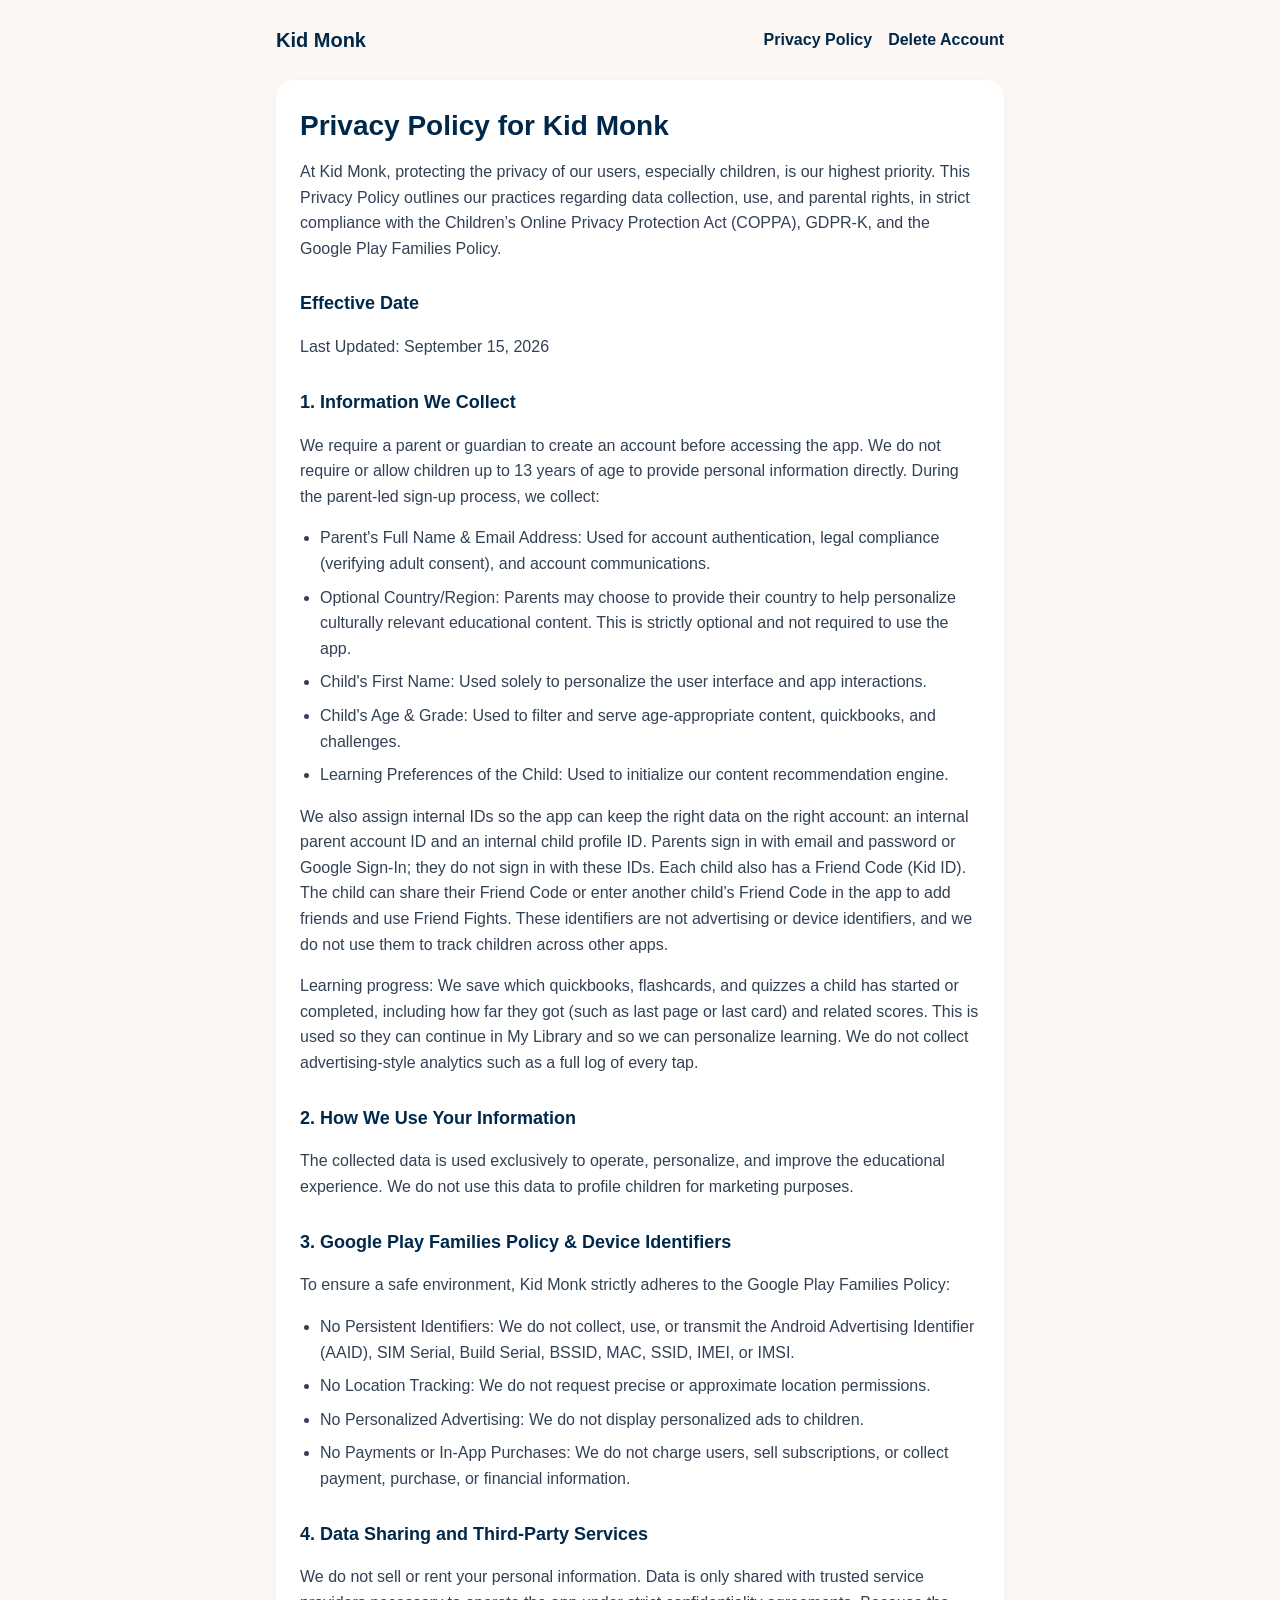
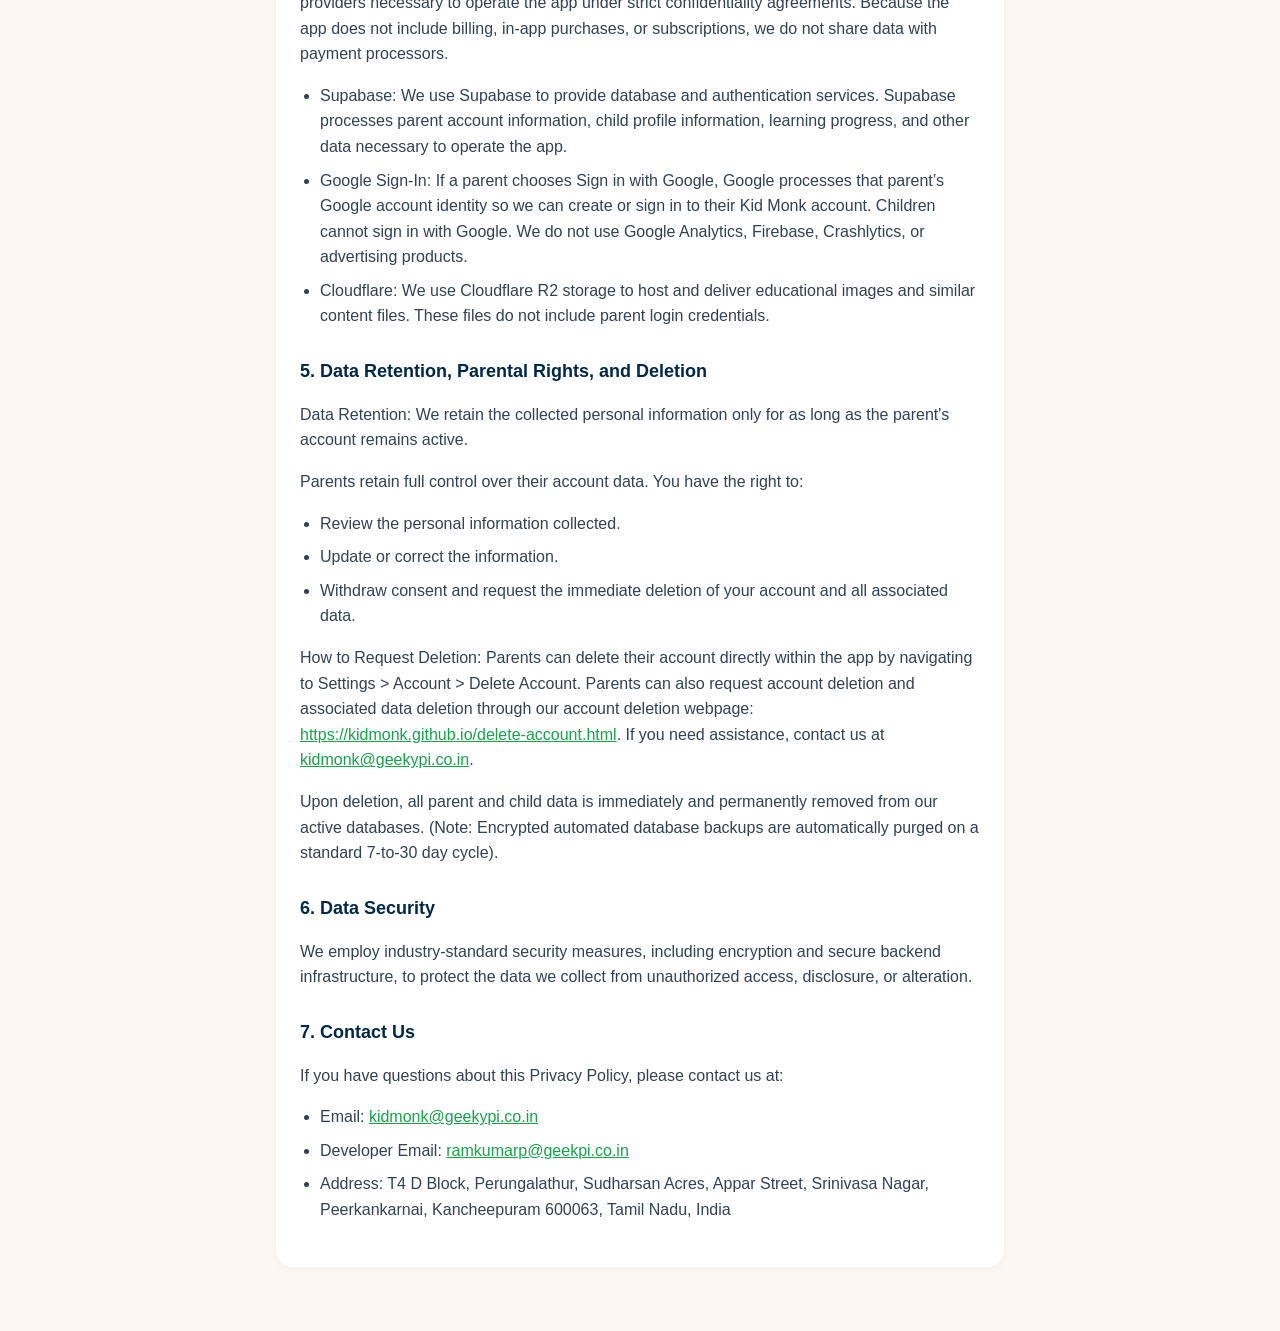
<file: index.html>
<!DOCTYPE html>
<html lang="en">
  <head>
    <meta charset="utf-8" />
    <meta name="viewport" content="width=device-width, initial-scale=1" />
    <title>Privacy Policy | Kid Monk</title>
    <meta
      name="description"
      content="Privacy Policy for Kid Monk."
    />
    <link rel="stylesheet" href="styles.css" />
  </head>
  <body>
    <main class="wrap">
      <nav class="nav" aria-label="Legal">
        <a class="brand" href="./">Kid Monk</a>
        <div class="nav-links">
          <a href="./">Privacy Policy</a>
          <a href="./delete-account.html">Delete Account</a>
        </div>
      </nav>

      <article class="card">
        <h1>Privacy Policy for Kid Monk</h1>

        <p class="intro">
          At Kid Monk, protecting the privacy of our users, especially
          children, is our highest priority. This Privacy Policy outlines our
          practices regarding data collection, use, and parental rights, in
          strict compliance with the Children’s Online Privacy Protection Act
          (COPPA), GDPR-K, and the Google Play Families Policy.
        </p>

        <h2>Effective Date</h2>
        <p>Last Updated: September 15, 2026</p>

        <h2>1. Information We Collect</h2>
        <p>
          We require a parent or guardian to create an account before accessing
          the app. We do not require or allow children up to 13 years of age to
          provide personal information directly. During the parent-led sign-up
          process, we collect:
        </p>
        <ul>
          <li>
            Parent's Full Name &amp; Email Address: Used for account
            authentication, legal compliance (verifying adult consent), and
            account communications.
          </li>
          <li>
            Optional Country/Region: Parents may choose to provide their country
            to help personalize culturally relevant educational content. This is
            strictly optional and not required to use the app.
          </li>
          <li>
            Child's First Name: Used solely to personalize the user interface
            and app interactions.
          </li>
          <li>
            Child's Age &amp; Grade: Used to filter and serve age-appropriate
            content, quickbooks, and challenges.
          </li>
          <li>
            Learning Preferences of the Child: Used to initialize our content
            recommendation engine.
          </li>
        </ul>
        <p>
          We also assign internal IDs so the app can keep the right data on the
          right account: an internal parent account ID and an internal child
          profile ID. Parents sign in with email and password or Google Sign-In;
          they do not sign in with these IDs. Each child also has a Friend Code
          (Kid ID). The child can share their Friend Code or enter another
          child’s Friend Code in the app to add friends and use Friend Fights.
          These identifiers are not advertising or device identifiers, and we
          do not use them to track children across other apps.
        </p>
        <p>
          Learning progress: We save which quickbooks, flashcards, and quizzes a
          child has started or completed, including how far they got (such as
          last page or last card) and related scores. This is used so they can
          continue in My Library and so we can personalize learning. We do not
          collect advertising-style analytics such as a full log of every tap.
        </p>

        <h2>2. How We Use Your Information</h2>
        <p>
          The collected data is used exclusively to operate, personalize, and
          improve the educational experience. We do not use this data to profile
          children for marketing purposes.
        </p>

        <h2>3. Google Play Families Policy &amp; Device Identifiers</h2>
        <p>
          To ensure a safe environment, Kid Monk strictly adheres to the
          Google Play Families Policy:
        </p>
        <ul>
          <li>
            No Persistent Identifiers: We do not collect, use, or transmit the
            Android Advertising Identifier (AAID), SIM Serial, Build Serial,
            BSSID, MAC, SSID, IMEI, or IMSI.
          </li>
          <li>
            No Location Tracking: We do not request precise or approximate
            location permissions.
          </li>
          <li>
            No Personalized Advertising: We do not display personalized ads to
            children.
          </li>
          <li>
            No Payments or In-App Purchases: We do not charge users, sell
            subscriptions, or collect payment, purchase, or financial
            information.
          </li>
        </ul>

        <h2>4. Data Sharing and Third-Party Services</h2>
        <p>
          We do not sell or rent your personal information. Data is only shared
          with trusted service providers necessary to operate the app under
          strict confidentiality agreements. Because the app does not include
          billing, in-app purchases, or subscriptions, we do not share data with
          payment processors.
        </p>
        <ul>
          <li>
            Supabase: We use Supabase to provide database and authentication
            services. Supabase processes parent account information, child
            profile information, learning progress, and other data necessary to
            operate the app.
          </li>
          <li>
            Google Sign-In: If a parent chooses Sign in with Google, Google
            processes that parent’s Google account identity so we can create or
            sign in to their Kid Monk account. Children cannot sign in with
            Google. We do not use Google Analytics, Firebase, Crashlytics, or
            advertising products.
          </li>
          <li>
            Cloudflare: We use Cloudflare R2 storage to host and deliver
            educational images and similar content files. These files do not
            include parent login credentials.
          </li>
        </ul>

        <h2>5. Data Retention, Parental Rights, and Deletion</h2>
        <p>
          Data Retention: We retain the collected personal information only for
          as long as the parent's account remains active.
        </p>
        <p>
          Parents retain full control over their account data. You have the
          right to:
        </p>
        <ul>
          <li>Review the personal information collected.</li>
          <li>Update or correct the information.</li>
          <li>
            Withdraw consent and request the immediate deletion of your account
            and all associated data.
          </li>
        </ul>
        <p>
          How to Request Deletion: Parents can delete their account directly
          within the app by navigating to Settings &gt; Account &gt; Delete
          Account. Parents can also request account deletion and associated data
          deletion through our account deletion webpage:
          <a href="https://kidmonk.github.io/delete-account.html"
            >https://kidmonk.github.io/delete-account.html</a
          >. If you need assistance, contact us at
          <a href="mailto:kidmonk@geekypi.co.in">kidmonk@geekypi.co.in</a>.
        </p>
        <p>
          Upon deletion, all parent and child data is immediately and
          permanently removed from our active databases. (Note: Encrypted
          automated database backups are automatically purged on a standard
          7-to-30 day cycle).
        </p>

        <h2>6. Data Security</h2>
        <p>
          We employ industry-standard security measures, including encryption
          and secure backend infrastructure, to protect the data we collect from
          unauthorized access, disclosure, or alteration.
        </p>

        <h2>7. Contact Us</h2>
        <p>If you have questions about this Privacy Policy, please contact us at:</p>
        <ul>
          <li>
            Email:
            <a href="mailto:kidmonk@geekypi.co.in">kidmonk@geekypi.co.in</a>
          </li>
          <li>
            Developer Email:
            <a href="mailto:ramkumarp@geekpi.co.in">ramkumarp@geekpi.co.in</a>
          </li>
          <li>
            Address: T4 D Block, Perungalathur, Sudharsan Acres, Appar Street,
            Srinivasa Nagar, Peerkankarnai, Kancheepuram 600063, Tamil Nadu, India
          </li>
        </ul>
      </article>
    </main>
  </body>
</html>
</file>
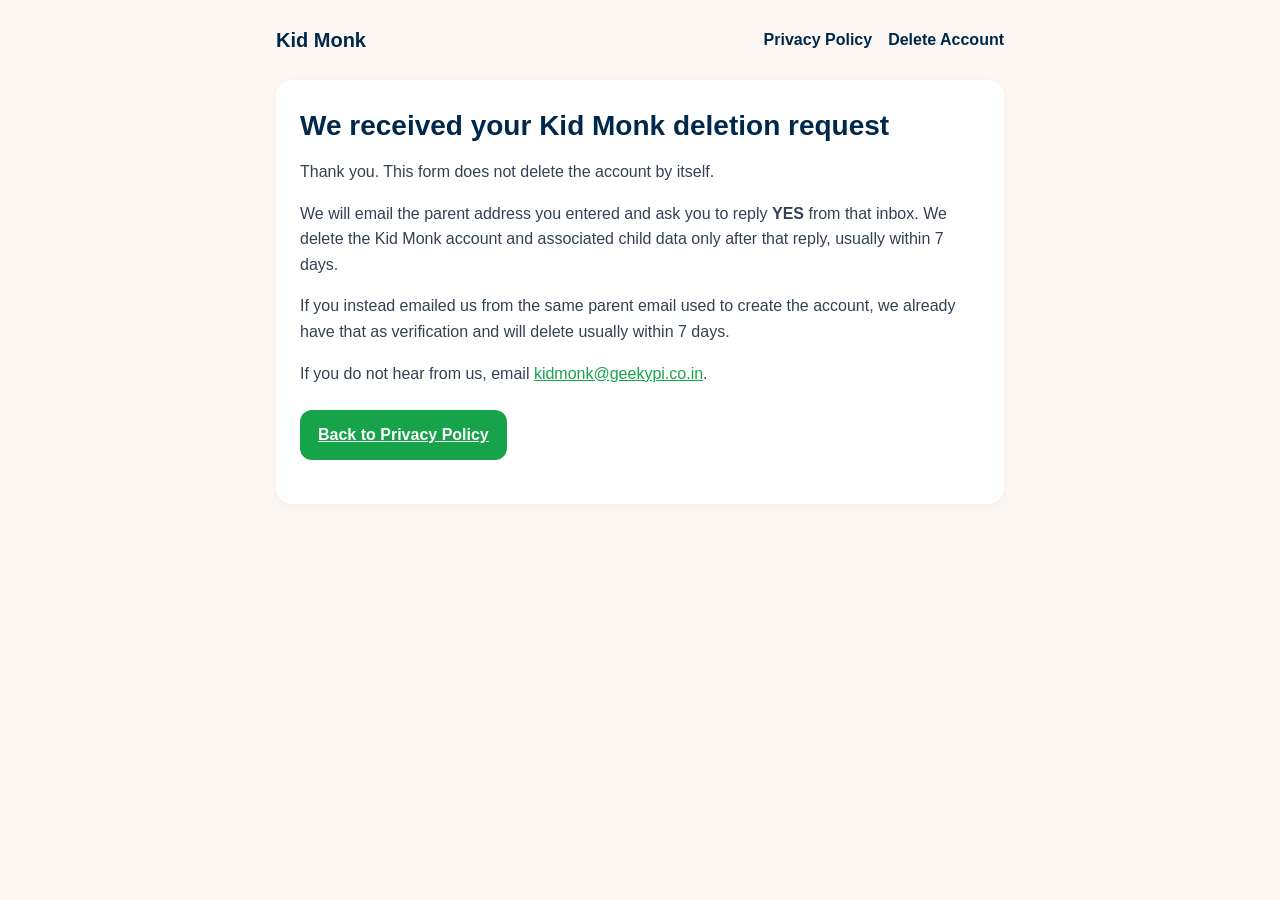
<file: delete-account-sent.html>
<!DOCTYPE html>
<html lang="en">
  <head>
    <meta charset="utf-8" />
    <meta name="viewport" content="width=device-width, initial-scale=1" />
    <title>Deletion request received | Kid Monk</title>
    <link rel="stylesheet" href="styles.css" />
  </head>
  <body>
    <main class="wrap">
      <nav class="nav" aria-label="Legal">
        <a class="brand" href="./">Kid Monk</a>
        <div class="nav-links">
          <a href="./">Privacy Policy</a>
          <a href="./delete-account.html">Delete Account</a>
        </div>
      </nav>

      <article class="card">
        <h1>We received your Kid Monk deletion request</h1>
        <p>
          Thank you. This form does not delete the account by itself.
        </p>
        <p>
          We will email the parent address you entered and ask you to reply
          <strong>YES</strong> from that inbox. We delete the Kid Monk account
          and associated child data only after that reply, usually within 7
          days.
        </p>
        <p>
          If you instead emailed us from the same parent email used to create
          the account, we already have that as verification and will delete
          usually within 7 days.
        </p>
        <p>
          If you do not hear from us, email
          <a href="mailto:kidmonk@geekypi.co.in">kidmonk@geekypi.co.in</a>.
        </p>
        <p>
          <a class="btn btn-secondary" href="./">Back to Privacy Policy</a>
        </p>
      </article>
    </main>
  </body>
</html>
</file>
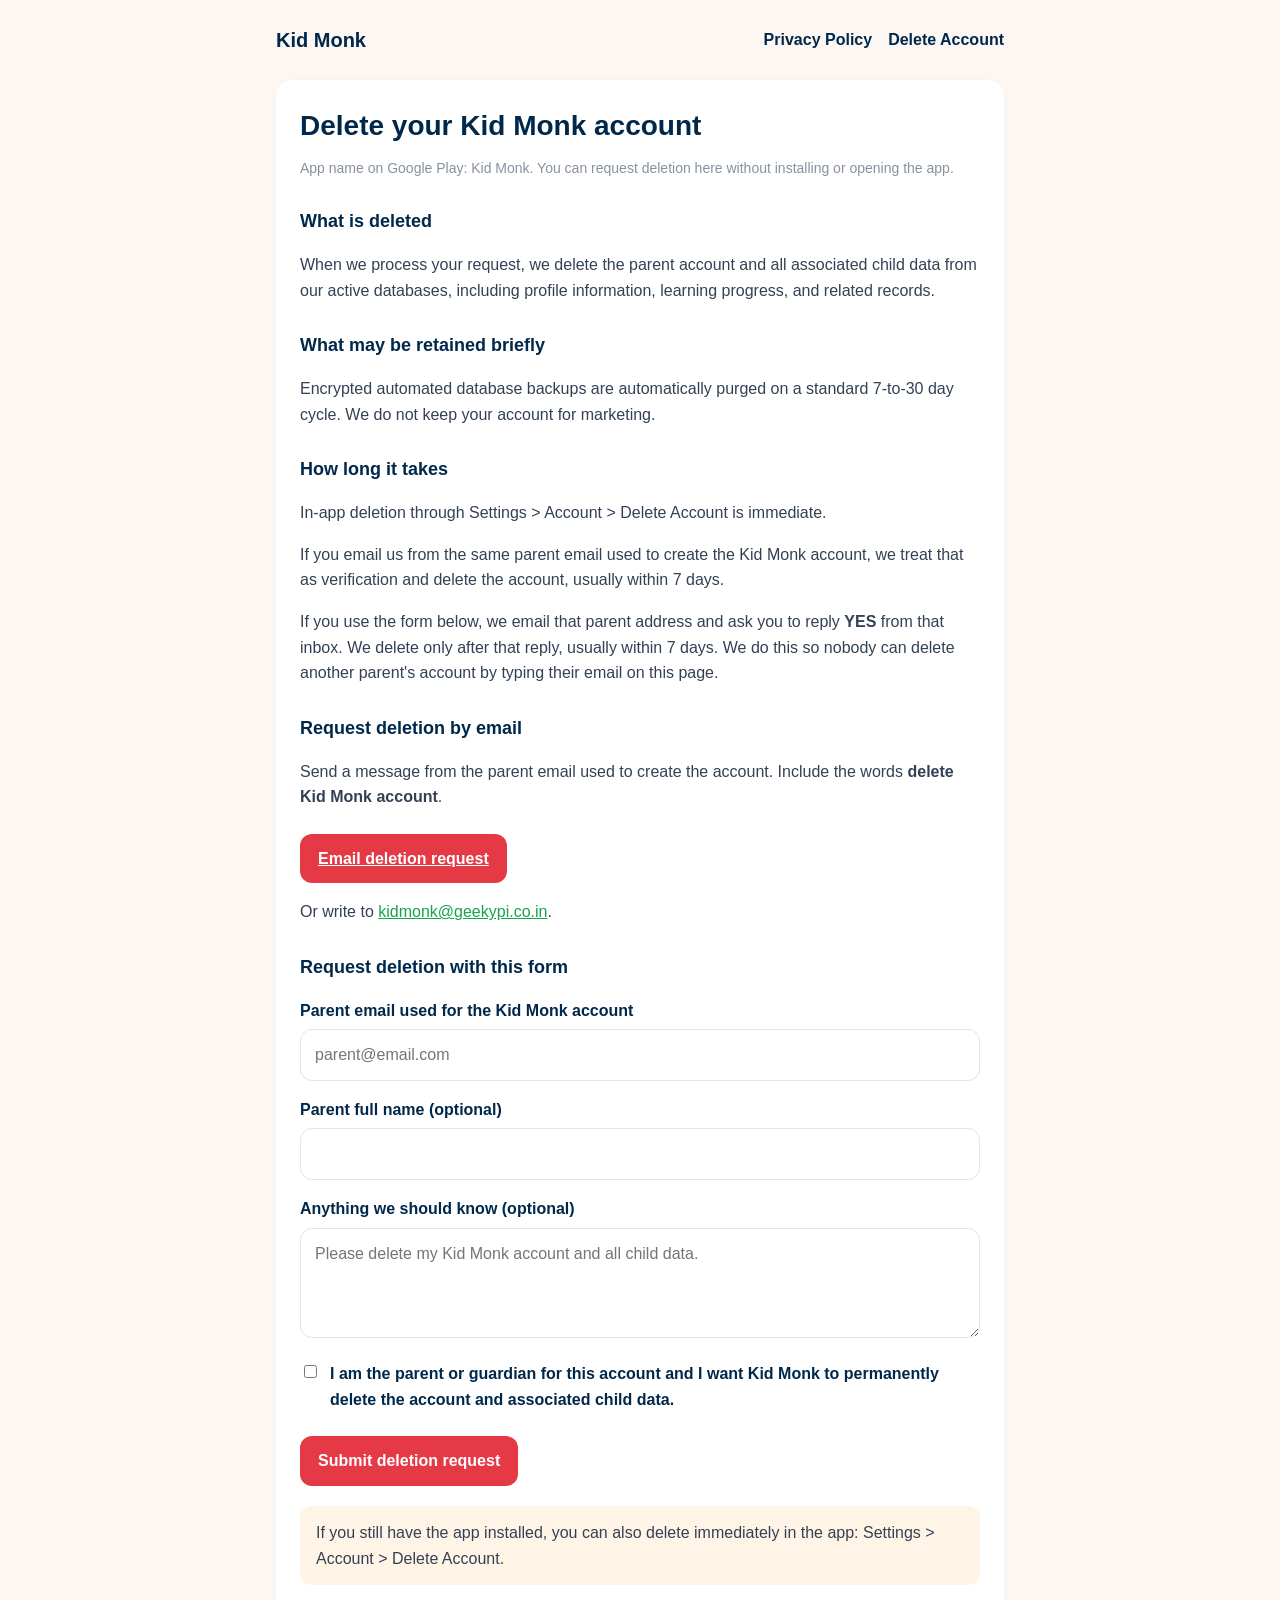
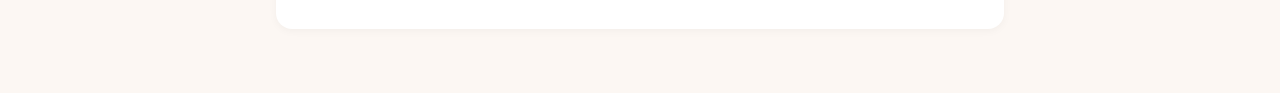
<file: delete-account.html>
<!DOCTYPE html>
<html lang="en">
  <head>
    <meta charset="utf-8" />
    <meta name="viewport" content="width=device-width, initial-scale=1" />
    <title>Delete Account | Kid Monk</title>
    <meta
      name="description"
      content="Request deletion of your Kid Monk parent account and associated child data without reinstalling the app."
    />
    <link rel="stylesheet" href="styles.css" />
  </head>
  <body>
    <main class="wrap">
      <nav class="nav" aria-label="Legal">
        <a class="brand" href="./">Kid Monk</a>
        <div class="nav-links">
          <a href="./">Privacy Policy</a>
          <a href="./delete-account.html">Delete Account</a>
        </div>
      </nav>

      <article class="card">
        <h1>Delete your Kid Monk account</h1>
        <p class="muted">
          App name on Google Play: Kid Monk. You can request deletion here
          without installing or opening the app.
        </p>

        <h2>What is deleted</h2>
        <p>
          When we process your request, we delete the parent account and all
          associated child data from our active databases, including profile
          information, learning progress, and related records.
        </p>

        <h2>What may be retained briefly</h2>
        <p>
          Encrypted automated database backups are automatically purged on a
          standard 7-to-30 day cycle. We do not keep your account for marketing.
        </p>

        <h2>How long it takes</h2>
        <p>
          In-app deletion through Settings &gt; Account &gt; Delete Account is
          immediate.
        </p>
        <p>
          If you email us from the same parent email used to create the Kid Monk
          account, we treat that as verification and delete the account, usually
          within 7 days.
        </p>
        <p>
          If you use the form below, we email that parent address and ask you to
          reply <strong>YES</strong> from that inbox. We delete only after that
          reply, usually within 7 days. We do this so nobody can delete another
          parent's account by typing their email on this page.
        </p>

        <h2>Request deletion by email</h2>
        <p>
          Send a message from the parent email used to create the account.
          Include the words <strong>delete Kid Monk account</strong>.
        </p>
        <p>
          <a class="btn" href="mailto:kidmonk@geekypi.co.in?subject=Delete%20Kid%20Monk%20account&body=Please%20delete%20my%20Kid%20Monk%20parent%20account%20and%20all%20associated%20child%20data.%0A%0AParent%20email%3A%20">
            Email deletion request
          </a>
        </p>
        <p>
          Or write to
          <a href="mailto:kidmonk@geekypi.co.in">kidmonk@geekypi.co.in</a>.
        </p>

        <h2>Request deletion with this form</h2>
        <form
          action="https://formsubmit.co/kidmonk@geekypi.co.in"
          method="POST"
        >
          <input type="hidden" name="_subject" value="Kid Monk account deletion request" />
          <input type="hidden" name="_template" value="table" />
          <input type="hidden" name="_captcha" value="false" />
          <input
            type="hidden"
            name="_next"
            value="https://kidmonk.github.io/delete-account-sent.html"
          />

          <label for="email">Parent email used for the Kid Monk account</label>
          <input
            id="email"
            name="email"
            type="email"
            required
            autocomplete="email"
            placeholder="parent@email.com"
          />

          <label for="name">Parent full name (optional)</label>
          <input id="name" name="name" type="text" autocomplete="name" />

          <label for="message">Anything we should know (optional)</label>
          <textarea
            id="message"
            name="message"
            placeholder="Please delete my Kid Monk account and all child data."
          ></textarea>

          <label class="checkbox">
            <input type="checkbox" name="confirm" value="yes" required />
            <span>
              I am the parent or guardian for this account and I want Kid
              Monk to permanently delete the account and associated child data.
            </span>
          </label>

          <button class="btn" type="submit">Submit deletion request</button>
        </form>

        <p class="note">
          If you still have the app installed, you can also delete immediately
          in the app: Settings &gt; Account &gt; Delete Account.
        </p>
      </article>
    </main>
  </body>
</html>
</file>
<file: styles.css>
:root {
  --navy: #00284a;
  --body: #334155;
  --muted: #8791a0;
  --bg: #fcf7f3;
  --card: #ffffff;
  --green: #16a34a;
  --danger: #e63946;
  --line: #e8e4df;
}

* {
  box-sizing: border-box;
}

html,
body {
  margin: 0;
  padding: 0;
}

body {
  font-family: Nunito, Segoe UI, Roboto, Helvetica, Arial, sans-serif;
  background: var(--bg);
  color: var(--body);
  line-height: 1.6;
}

a {
  color: var(--green);
}

.wrap {
  max-width: 760px;
  margin: 0 auto;
  padding: 24px 16px 64px;
}

.nav {
  display: flex;
  flex-wrap: wrap;
  gap: 12px 20px;
  align-items: center;
  justify-content: space-between;
  margin-bottom: 24px;
}

.brand {
  color: var(--navy);
  font-weight: 800;
  font-size: 20px;
  text-decoration: none;
}

.nav-links {
  display: flex;
  gap: 16px;
}

.nav-links a {
  color: var(--navy);
  font-weight: 700;
  text-decoration: none;
}

.card {
  background: var(--card);
  border-radius: 16px;
  padding: 28px 24px;
  box-shadow: 0 2px 8px rgb(0 0 0 / 4%);
}

h1 {
  margin: 0 0 8px;
  color: var(--navy);
  font-size: 28px;
  line-height: 1.25;
}

h2 {
  margin: 28px 0 8px;
  color: var(--navy);
  font-size: 18px;
}

.muted {
  color: var(--muted);
  font-size: 14px;
}

.intro {
  margin-top: 16px;
}

ul {
  padding-left: 20px;
}

li {
  margin: 8px 0;
}

label {
  display: block;
  margin: 16px 0 6px;
  color: var(--navy);
  font-weight: 700;
}

input,
textarea {
  width: 100%;
  border: 1px solid var(--line);
  border-radius: 12px;
  padding: 12px 14px;
  font: inherit;
}

textarea {
  min-height: 110px;
  resize: vertical;
}

.checkbox {
  display: flex;
  gap: 10px;
  align-items: flex-start;
  margin: 16px 0;
}

.checkbox input {
  width: auto;
  margin-top: 4px;
}

.btn {
  display: inline-block;
  margin-top: 8px;
  border: 0;
  border-radius: 12px;
  padding: 12px 18px;
  background: var(--danger);
  color: #fff;
  font: inherit;
  font-weight: 800;
  cursor: pointer;
}

.btn-secondary {
  background: var(--green);
}

.note {
  margin-top: 20px;
  padding: 14px 16px;
  border-radius: 12px;
  background: #fff4e5;
}

.footer {
  margin-top: 24px;
  color: var(--muted);
  font-size: 13px;
}
</file>
